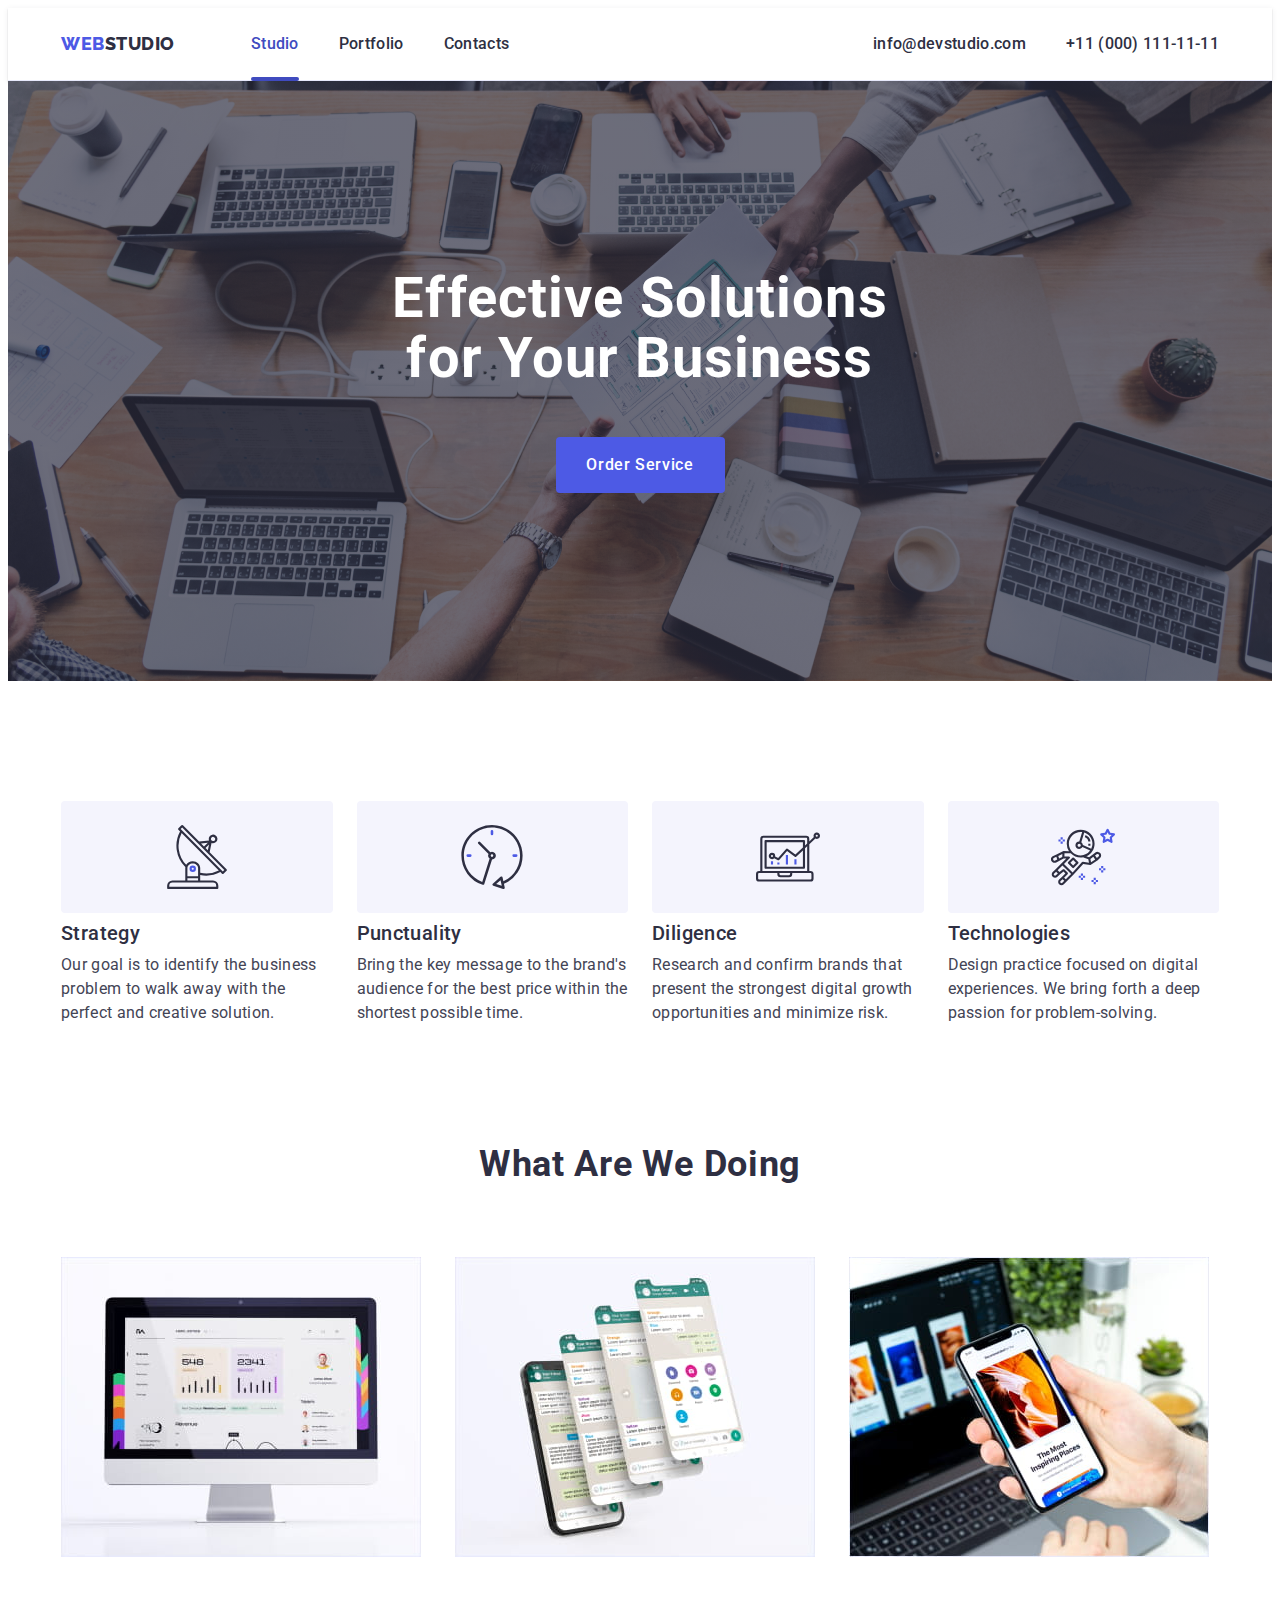
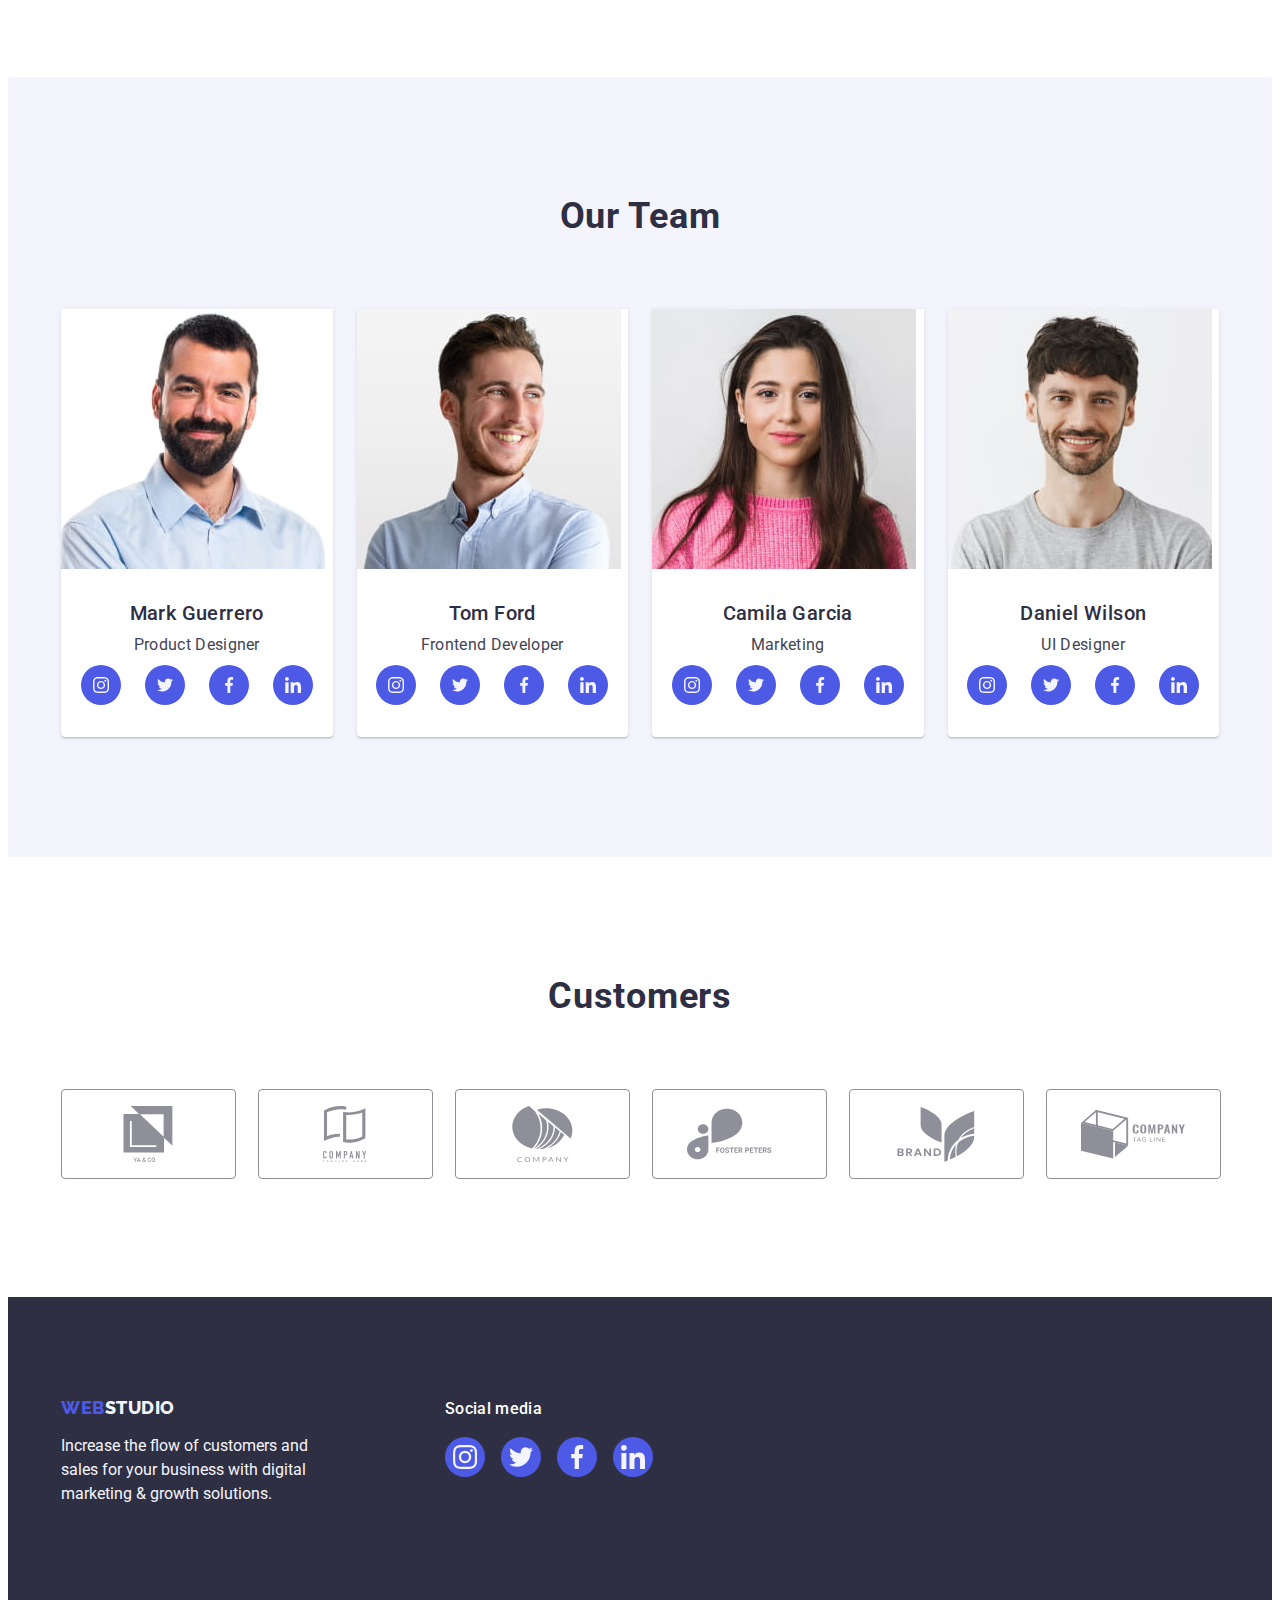
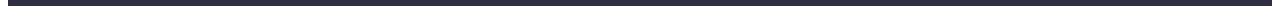
<file: index.html>
<!DOCTYPE html>
<html lang="en">
<head>
    <meta charset="UTF-8">
    <meta http-equiv="X-UA-Compatible" content="IE=edge">
    <meta name="viewport" content="width=device-width, initial-scale=1.0">
    <link rel="preconnect" href="https://fonts.googleapis.com">
    <link rel="preconnect" href="https://fonts.gstatic.com" crossorigin>
    <link rel="preconnect" href="https://fonts.googleapis.com">
    <link rel="preconnect" href="https://fonts.gstatic.com" crossorigin>
    <link href="https://fonts.googleapis.com/css2?family=Raleway:wght@800&family=Roboto:wght@400;500;700;900&display=swap" rel="stylesheet">
    <title>goit-homework</title>
    <link rel="stylesheet" href="https://cdnjs.cloudflare.com/ajax/libs/modern-normalize/2.0.0/modern-normalize.min.css"
        integrity="sha512-4xo8blKMVCiXpTaLzQSLSw3KFOVPWhm/TRtuPVc4WG6kUgjH6J03IBuG7JZPkcWMxJ5huwaBpOpnwYElP/m6wg=="
        crossorigin="anonymous" referrerpolicy="no-referrer" />
    <link rel="stylesheet" href="./css/style.css">
</head>
<!-- HEADER -->
<body>
    <header class="header-main-container">
        <div class="container container-flex">
            <nav class="header-nav">
                <a href="./index.html" class="logo link">Web<span class="logo-text">Studio</span></a>
                <ul class="list menu-list">
                    <li class="menu-item"><a href="./index.html" class="link menu line">Studio</a></li>
                    <li class="menu-item"><a href="./portfolio.html" class="link menu">Portfolio</a></li>
                    <li class="menu-item"><a href="" class="link menu">Contacts</a></li>
                </ul>
            </nav>
            <address class="nav-addres">
                <ul class="information-list list">
                    <li class="information-item"><a href="mailto:info@devstudio.com" class="link menu">info@devstudio.com</a>
                    </li>
                    <li class="information-item"><a href="tel:+110001111111" class="link menu">+11 (000) 111-11-11</a></li>
                </ul>
            </address>
        </div>
    </header>
<!-- HEADER_END -->
<!-- ABOUT_US_WHAT_ARE_WE_DOING -->
<main>
    <section class="main-hero">
        <div class="container">
            <h1 class="main-title">Effective Solutions for Your Business</h1>
            <button class="button-hero-main" type="button" data-modal-open>Order Service</button>
        </div>
    </section>
    <section class="about-us-description">
        <div class="container container-flex">
            <h2 class="visually-hidden title-about-us ">title-secondary-section</h2>
            <ul class="list about-us-list">
                <li class="about-us-text">
                    <div class="list-about-cards">
                        <svg width="64" height="64">
                            <use href="./images/icons.svg#icon-antenna"></use>
                        </svg>
                    </div>
                    <h3 class="title-description">Strategy</h3>
                    <p class="text-description">Our goal is to identify the business
                    problem to walk away with the perfect and creative solution.</p>
                </li>
                <li class="about-us-text">
                    <div class="list-about-cards">
                        <svg width="64" height="64">
                            <use href="./images/icons.svg#icon-clock"></use>
                        </svg>
                    </div>
                    <h3 class="title-description">Punctuality</h3>
                    <p class="text-description">Bring the key message to the brand's audience for the best price within the shortest possible time.</p>
                </li>
                <li class="about-us-text">
                    <div class="list-about-cards">
                        <svg width="64" height="64">
                            <use href="./images/icons.svg#icon-diagram"></use>
                        </svg>
                    </div>
                    <h3 class="title-description">Diligence</h3>
                    <p class="text-description">Research and confirm brands that present the strongest digital growth opportunities and minimize risk.</p>
                </li>
                <li class="about-us-text">
                    <div class="list-about-cards">
                        <svg width="64" height="64">
                            <use href="./images/icons.svg#icon-astronaut-1"></use>
                        </svg>
                    </div>
                    <h3 class="title-description">Technologies</h3>
                    <p class="text-description">Design practice focused on digital experiences. We bring forth a deep passion for problem-solving.</p>
                </li>
            </ul>
        </div>
    </section>
    <section class="about-us-text-img">
        <div class="container">
            <h2 class="about-us-title">What are we doing</h2>
            <ul class="list container container-flex list-img">
                <li class="img-work">
                    <img src="./images/index-img/desktop-version.jpg" 
                    alt="desktop-version" 
                    width="360">
                </li>
                <li class="img-work">
                    <img src="./images/index-img/application-view.jpg" 
                    alt="application-view" 
                    width="360">
                </li>
                <li class="img-work">
                    <img src="./images/index-img/mobile-version.jpg" 
                    alt="mobile-version" 
                    width="360">
                </li>
            </ul>
        </div>
    </section>
<!-- ABOUT_US_WHAT_ARE_WE_DOING_END -->
<!-- OUR_TEAM -->
    <section class="our-team">
        <div class="container">
            <h2 class="our-team-title">Our Team</h2>
            <ul class="list list-worker">
                <li class="worker">
                    <img src="./images/index-img/img-people1.jpg" 
                        width="264" 
                        height="260" 
                        alt="product desinger Mark Guerrero">
                    <div class="name-worker">
                        <h3 class="title-description div-name-worker">Mark Guerrero</h3>
                        <p class="text-description div-name-worker">Product Designer</p>
                        <ul class="soc-icon list">
                            <li class="soc-icon-list">
                                <a href="instagram" class="soc-icon-img">
                                    <svg width="16" height="16" class="svg-icons">
                                        <use href="./images/icons.svg#icon-instagram"></use>
                                    </svg>
                                </a>
                            </li>
                            <li class="soc-icon-list">
                                <a href="instagram" class="soc-icon-img">
                                    <svg width="16" height="16" class="svg-icons">
                                        <use href="./images/icons.svg#icon-twitter"></use>
                                    </svg>
                                </a>
                            </li>
                            <li class="soc-icon-list">
                                <a href="instagram" class="soc-icon-img">
                                    <svg width="16" height="16" class="svg-icons">
                                        <use href="./images/icons.svg#icon-facebook"></use>
                                    </svg>
                                </a>
                            </li>
                            <li class="soc-icon-list">
                                <a href="instagram" class="soc-icon-img">
                                    <svg width="16" height="16" class="svg-icons">
                                        <use href="./images/icons.svg#icon-linkedin"></use>
                                    </svg>
                                </a>
                            </li>
                        </ul>
                    </div>
                </li>
                <li class="worker">
                    <img src="./images/index-img/img-people2.jpg" 
                        width="264" 
                        height="260" 
                        alt="Frontend developer Tom Ford">
                    <div class="name-worker">
                        <h3 class="title-description div-name-worker">Tom Ford</h3>
                        <p class="text-description div-name-worker">Frontend Developer</p>
                        <ul class="soc-icon list">
                            <li class="soc-icon-list">
                                <a href="instagram" class="soc-icon-img">
                                    <svg width="16px" height="16px" class="svg-icons">
                                        <use href="./images/icons.svg#icon-instagram"></use>
                                    </svg>
                                </a>
                            </li>
                            <li class="soc-icon-list">
                                <a href="instagram" class="soc-icon-img">
                                    <svg width="16px" height="16px" class="svg-icons">
                                        <use href="./images/icons.svg#icon-twitter"></use>
                                    </svg>
                                </a>
                            </li>
                            <li class="soc-icon-list">
                                <a href="instagram" class="soc-icon-img">
                                    <svg width="16px" height="16px" class="svg-icons">
                                        <use href="./images/icons.svg#icon-facebook"></use>
                                    </svg>
                                </a>
                            </li>
                            <li class="soc-icon-list">
                                <a href="instagram" class="soc-icon-img">
                                    <svg width="16px" height="16px" class="svg-icons">
                                        <use href="./images/icons.svg#icon-linkedin"></use>
                                    </svg>
                                </a>
                            </li>
                        </ul>
                    </div>
                </li>
                <li class="worker">
                    <img src="./images/index-img/img-people3.jpg" 
                        width="264" 
                        height="260" 
                        alt="Marketing Camila Garcia">
                    <div class="name-worker">
                        <h3 class="title-description div-name-worker">Camila Garcia</h3>
                        <p class="text-description div-name-worker">Marketing</p>
                        <ul class="soc-icon list">
                            <li class="soc-icon-list">
                                <a href="instagram" class="soc-icon-img">
                                    <svg width="16px" height="16px" class="svg-icons">
                                        <use href="./images/icons.svg#icon-instagram"></use>
                                    </svg>
                                </a>
                            </li>
                            <li class="soc-icon-list">
                                <a href="instagram" class="soc-icon-img">
                                    <svg width="16px" height="16px" class="svg-icons">
                                        <use href="./images/icons.svg#icon-twitter"></use>
                                    </svg>
                                </a>
                            </li>
                            <li class="soc-icon-list">
                                <a href="instagram" class="soc-icon-img">
                                    <svg width="16px" height="16px" class="svg-icons">
                                        <use href="./images/icons.svg#icon-facebook"></use>
                                    </svg>
                                </a>
                            </li>
                            <li class="soc-icon-list">
                                <a href="instagram" class="soc-icon-img">
                                    <svg width="16px" height="16px" class="svg-icons">
                                        <use href="./images/icons.svg#icon-linkedin"></use>
                                    </svg>
                                </a>
                            </li>
                        </ul>
                    </div>
                </li>
                <li class="worker">
                    <img src="./images/index-img/img-people4.jpg" 
                        width="264" 
                        height="260" 
                        alt="UI desinger Daniel Wilson">
                    <div class="name-worker">
                        <h3 class="title-description div-name-worker">Daniel Wilson</h3>
                        <p class="text-description div-name-worker">UI Designer</p>
                        <ul class="soc-icon list">
                            <li class="soc-icon-list">
                                <a href="instagram" class="soc-icon-img">
                                    <svg width="16" height="16" class="svg-icons">
                                        <use href="./images/icons.svg#icon-instagram"></use>
                                    </svg>
                                </a>
                            </li>
                            <li class="soc-icon-list">
                                <a href="instagram" class="soc-icon-img">
                                    <svg width="16" height="16" class="svg-icons">
                                        <use href="./images/icons.svg#icon-twitter"></use>
                                    </svg>
                                </a>
                            </li>
                            <li class="soc-icon-list">
                                <a href="instagram" class="soc-icon-img">
                                    <svg width="16" height="16" class="svg-icons">
                                        <use href="./images/icons.svg#icon-facebook"></use>
                                    </svg>
                                </a>
                            </li>
                            <li class="soc-icon-list">
                                <a href="instagram" class="soc-icon-img">
                                    <svg width="16" height="16" class="svg-icons">
                                        <use href="./images/icons.svg#icon-linkedin"></use>
                                    </svg>
                                </a>
                            </li>
                        </ul>
                    </div>
                </li>
            </ul>
        </div>
    </section>
    <section class="client-section">
        <div class="container">
            <h2 class="about-us-title">Customers</h2>
            <ul class="list client-list">
                <li class="client-items">
                    <a href="" class="client-items-logo" >
                        <svg width="104" height="56" class="icon-customers">
                            <use href="./images/icons.svg#icon-company6"></use>
                        </svg>
                    </a>
                </li>
                <li class="client-items">
                    <a href="" class="client-items-logo">
                        <svg width="104" height="56" class="icon-customers">
                            <use href="./images/icons.svg#icon-company1"></use>
                        </svg>
                    </a>
                </li>
                <li class="client-items">
                    <a href="" class="client-items-logo">
                        <svg width="104" height="56" class="icon-customers">
                            <use href="./images/icons.svg#icon-company5"></use>
                        </svg>
                    </a>
                </li>
                <li class="client-items">
                    <a href="" class="client-items-logo">
                        <svg width="104" height="56" class="icon-customers">
                            <use href="./images/icons.svg#icon-company2"></use>
                        </svg>
                    </a>
                </li>
                <li class="client-items">
                    <a href="" class="client-items-logo">
                        <svg width="104" height="56" class="icon-customers">
                            <use href="./images/icons.svg#icon-company4"></use>
                        </svg>
                    </a>
                </li>
                <li class="client-items">
                    <a href="" class="client-items-logo">
                        <svg width="104" height="56" class="icon-customers">
                            <use href="./images/icons.svg#icon-company3"></use>
                        </svg>
                    </a>
                </li>
            </ul>
        </div>
    </section>
</main>
<!-- OUR_TEAM_END -->
<!-- FOOTER -->
<footer class="footer">
    <div class="container container-flex footer-wraper">
            <div class="footer-log-inf">
                <a href="./index.html" class="logo link logo-footer">Web<span class="footer-logo-text">Studio</span></a>
                <p class="footer-info">Increase the flow of customers and sales for your business with digital marketing &
                growth solutions.</p>
            </div>
            <div>
            <p class="footer-soc-med">Social media</p>
            <ul class="soc-footer-list list">
                <li class="soc-item-list">
                    <a href="" class="soc-footer-img">
                        <svg width="24" height="24" class="footer-icon-svg">
                            <use href="./images/icons.svg#icon-instagram"></use>
                        </svg>
                    </a>
                </li>
                <li class="soc-item-list">
                    <a href="" class="soc-footer-img">
                        <svg width="24" height="24" class="footer-icon-svg">
                            <use href="./images/icons.svg#icon-twitter"></use>
                        </svg>
                    </a>
                </li>
                <li class="soc-item-list">
                    <a href="" class="soc-footer-img">
                        <svg width="24" height="24" class="footer-icon-svg">
                            <use href="./images/icons.svg#icon-facebook"></use>
                        </svg>
                    </a>
                </li>
                <li class="soc-item-list">
                    <a href="" class="soc-footer-img">
                        <svg width="24" height="24" class="footer-icon-svg">
                            <use href="./images/icons.svg#icon-linkedin"></use>
                        </svg>
                    </a>
                </li>
            </ul>
            </div>
    </div>
</footer>
<div class="modal-window-wrap is-hidden" data-modal>
    <div class="modal-window">
        <button type="button" class="btn-modal-close" data-modal-close >
            <svg width="8" height="8" class="svg-modal-close-icon">
                <use href="./images/symbol-defs-close.svg#icon-close-black"></use>
            </svg>
        </button>
    </div>
</div>
<!-- FOOTER_END -->
    <script src="./js/modal.js"></script>
</body>
</html>
</file>
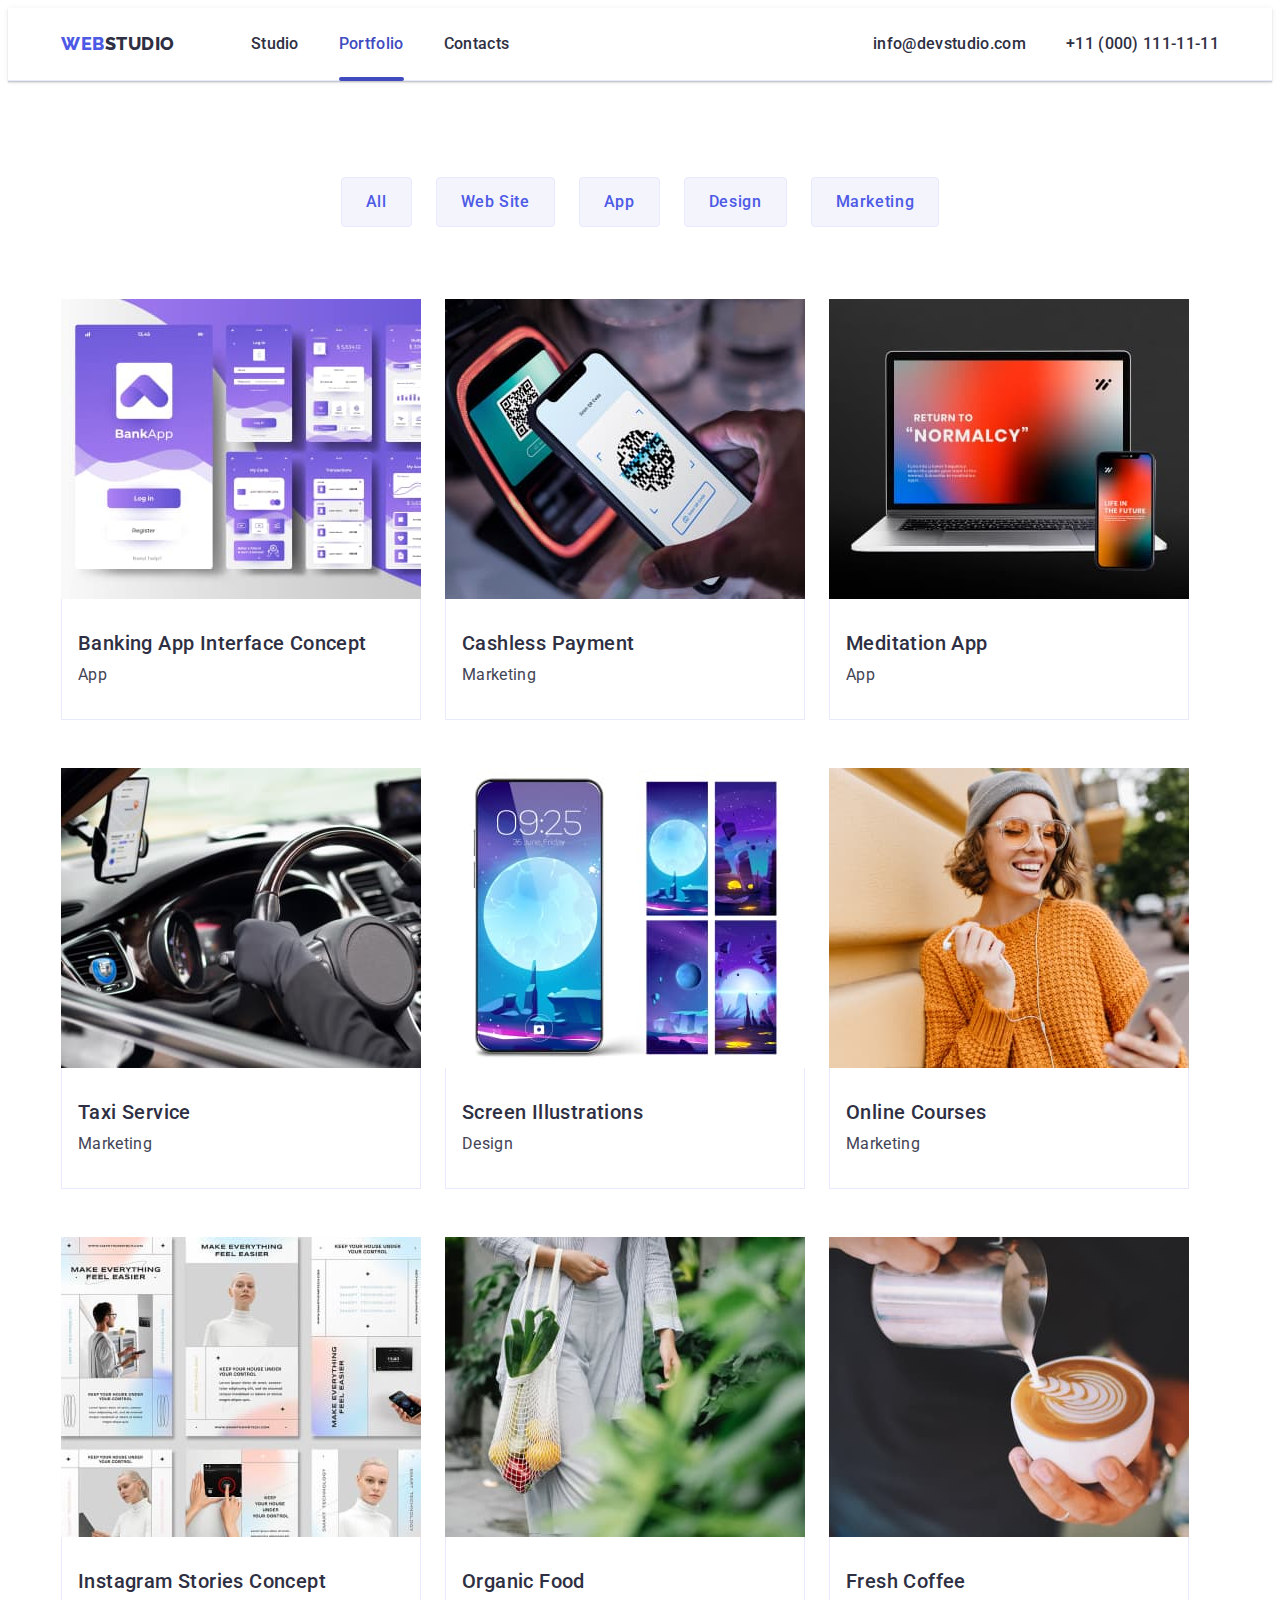
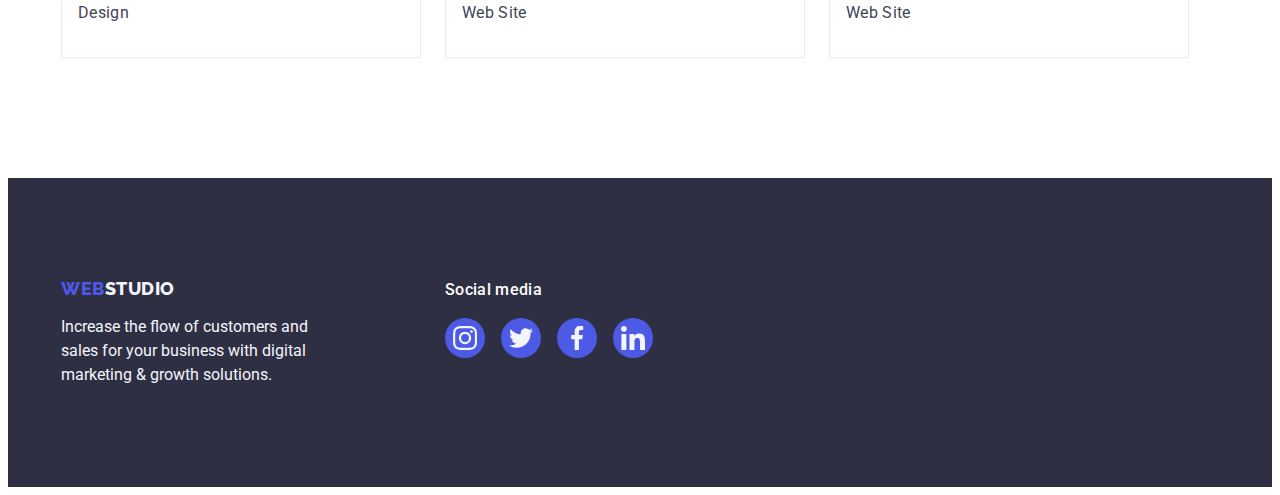
<file: portfolio.html>
<!DOCTYPE html>
<html lang="en">
<head>
    <meta charset="UTF-8">
    <meta http-equiv="X-UA-Compatible" content="IE=edge">
    <meta name="viewport" content="width=device-width, initial-scale=1.0">
    <link rel="preconnect" href="https://fonts.googleapis.com">
    <link rel="preconnect" href="https://fonts.gstatic.com" crossorigin>
    <link rel="preconnect" href="https://fonts.googleapis.com">
    <link rel="preconnect" href="https://fonts.gstatic.com" crossorigin>
    <link href="https://fonts.googleapis.com/css2?family=Raleway:wght@800&family=Roboto:wght@400;500;700;900&display=swap" rel="stylesheet">
    <title>portfolio-goit-homework</title>
    <link rel="stylesheet" href="https://cdnjs.cloudflare.com/ajax/libs/modern-normalize/2.0.0/modern-normalize.min.css"
        integrity="sha512-4xo8blKMVCiXpTaLzQSLSw3KFOVPWhm/TRtuPVc4WG6kUgjH6J03IBuG7JZPkcWMxJ5huwaBpOpnwYElP/m6wg=="
        crossorigin="anonymous" referrerpolicy="no-referrer" />
    <link rel="stylesheet" href="./css/style.css">
</head>
<!-- HEADER -->
<body>
    <header class="header-main-container">
        <div class="container container-flex">
            <nav class="header-nav">
                <a href="./index.html" class="logo link">Web<span class="logo-text">Studio</span></a>
                <ul class="list menu-list">
                    <li class="menu-item"><a href="./index.html" class="link menu">Studio</a></li>
                    <li class="menu-item"><a href="./portfolio.html" class="link menu line">Portfolio</a></li>
                    <li class="menu-item"><a href="" class="link menu">Contacts</a></li>
                </ul>
            </nav>
            <address class="nav-addres">
                <ul class="information-list list">
                    <li class="information-item"><a href="mailto:info@devstudio.com" class="link menu">info@devstudio.com</a>
                    </li>
                    <li class="information-item"><a href="tel:+110001111111" class="link menu">+11 (000) 111-11-11</a>
                    </li>
                </ul>
            </address>
        </div>
    </header>
    <!-- HEADER_END -->
    <main>
    <!-- EXAMPLES_WORK -->
        <section class="filtr-nav">
            <div class="container">
                <h1 hidden>work examples</h1>
                <ul class="list list-btn">
                    <li>
                        <button type="button" class="btn-filtr">All</button>
                    </li>
                    <li>
                        <button type="button" class="btn-filtr">Web Site</button>
                    </li>
                    <li>
                        <button type="button" class="btn-filtr">App</button>
                    </li>
                    <li> 
                        <button type="button" class="btn-filtr">Design</button>
                    </li>
                    <li>
                        <button type="button" class="btn-filtr">Marketing</button>
                    </li>
                </ul>
                <ul class="list examples-card-list">
                    <li class="card-item">
                        <a href="#" class="link card-item-link">
                            <div class="card-wrap-port">
                                <img src="./images/portfolio-img/banking-app.jpg"
                                    alt="banking-app" 
                                    width="360">
                                    <p class="p-style-portfolio">14 Stylish and User-Friendly App Design Concepts · Task Manager App · Calorie Tracker App · Exotic Fruit Ecommerce App ·
                                    Cloud Storage App</p>
                            </div>
                            <div class="card-examples">
                                <h2 class="title-description">Banking App Interface Concept</h2>
                                <p class="text-description text-portfolio-card">App</p>
                            </div>
                        </a>
                    </li>
                    <li class="card-item">
                        <a href="#" class="link card-item-link">
                            <div class="card-wrap-port">
                                <img src="./images/portfolio-img/application-pay.jpg" 
                                    alt="cashless-payment" 
                                    width="360">
                                <p class="p-style-portfolio">14 Stylish and User-Friendly App Design Concepts · Task Manager App · Calorie Tracker App ·
                                Exotic Fruit Ecommerce App ·
                                Cloud Storage App</p>
                            </div>
                            <div class="card-examples">
                                <h2 class="title-description">Cashless Payment</h2>
                                <p class="text-description text-portfolio-card">Marketing</p>
                            </div>
                        </a>
                    </li>
                    <li class="card-item">
                        <a href="#" class="link card-item-link">
                            <div class="card-wrap-port">
                                <img src="./images/portfolio-img/desktop-mobile.jpg" 
                                    alt="desktop-app" 
                                    width="360">
                                <p class="p-style-portfolio">14 Stylish and User-Friendly App Design Concepts · Task Manager App · Calorie Tracker App ·
                                Exotic Fruit Ecommerce App ·
                                Cloud Storage App</p>
                            </div>
                            <div class="card-examples">
                                <h2 class="title-description">Meditation App</h2>
                                <p class="text-description text-portfolio-card">App</p>
                            </div>
                        </a>
                    </li>
                    <li class="card-item">
                        <a href="#" class="link card-item-link">
                            <div class="card-wrap-port">
                                    <img src="./images/portfolio-img/taxi-service.jpg" 
                                    alt="taxi-service" 
                                    width="360">
                                    <p class="p-style-portfolio">14 Stylish and User-Friendly App Design Concepts · Task Manager App · Calorie Tracker App ·
                                    Exotic Fruit Ecommerce App ·
                                    Cloud Storage App</p>
                            </div>
                            <div class="card-examples">
                                <h2 class="title-description">Taxi Service</h2>
                                <p class="text-description text-portfolio-card">Marketing</p>
                            </div>
                        </a>
                    </li>
                    <li class="card-item">
                        <a href="#" class="link card-item-link">
                            <div class="card-wrap-port">
                                <img src="./images/portfolio-img/screen-illustration.jpg" 
                                alt="screen-illustration" 
                                width="360">
                                <p class="p-style-portfolio">14 Stylish and User-Friendly App Design Concepts · Task Manager App · Calorie Tracker App ·
                                Exotic Fruit Ecommerce App ·
                                Cloud Storage App</p>
                            </div>
                            <div class="card-examples">
                                <h2 class="title-description">Screen Illustrations</h2>
                                <p class="text-description text-portfolio-card">Design</p>
                            </div>
                        </a>
                    </li>
                    <li class="card-item">
                        <a href="#" class="link card-item-link">
                            <div class="card-wrap-port">
                                <img src="./images/portfolio-img/woman.jpg" 
                                alt="woman" 
                                width="360">
                                <p class="p-style-portfolio">14 Stylish and User-Friendly App Design Concepts · Task Manager App · Calorie Tracker App ·
                                Exotic Fruit Ecommerce App ·
                                Cloud Storage App</p>
                            </div>
                            <div class="card-examples">
                                <h2 class="title-description">Online Courses</h2>
                                <p class="text-description text-portfolio-card">Marketing</p>
                            </div>
                        </a>
                    </li>
                    <li class="card-item">
                        <a href="#" class="link card-item-link">
                            <div class="card-wrap-port">
                                <img src="./images/portfolio-img/instagram-stories-concept.jpg" 
                                alt="Cashless Payment" 
                                width="360">
                                <p class="p-style-portfolio">14 Stylish and User-Friendly App Design Concepts · Task Manager App · Calorie Tracker App ·
                                Exotic Fruit Ecommerce App ·
                                Cloud Storage App</p>
                            </div>
                            <div class="card-examples">
                                <h2 class="title-description">Instagram Stories Concept</h2>
                                <p class="text-description text-portfolio-card">Design</p>
                            </div>
                        </a>
                    </li>
                    <li class="card-item">
                        <a href="#" class="link card-item-link">
                            <div class="card-wrap-port">
                                <img src="./images/portfolio-img/organic-food.jpg" 
                                        alt="organic-food" 
                                        width="360">
                                <p class="p-style-portfolio">14 Stylish and User-Friendly App Design Concepts · Task Manager App · Calorie Tracker App ·
                                Exotic Fruit Ecommerce App ·
                                Cloud Storage App</p>
                            </div>
                        <div class="card-examples">
                            <h2 class="title-description">Organic Food</h2>
                            <p class="text-description text-portfolio-card">Web Site</p>
                        </div>
                        </a>
                    </li>
                    <li class="card-item">
                        <a href="#" class="link card-item-link">
                            <div class="card-wrap-port">
                                <img src="./images/portfolio-img/coffe.jpg" 
                                    alt="coffe" 
                                    width="360">
                                <p class="p-style-portfolio">14 Stylish and User-Friendly App Design Concepts · Task Manager App · Calorie Tracker App ·
                                Exotic Fruit Ecommerce App ·
                                Cloud Storage App</p>
                            </div>
                            <div class="card-examples">
                                <h2 class="title-description">Fresh Coffee</h2>
                                <p class="text-description text-portfolio-card">Web Site</p>
                            </div>
                        </a>
                    </li>
                </ul>
            </div>
        </section>
    </main>
    <!-- EXAMPLES_WORK_END -->
    <!-- FOOTER -->
    <footer class="footer">
        <div class="container container-flex footer-wraper">
            <div class="footer-log-inf">
                <a href="./index.html" class="logo link logo-footer">Web<span class="footer-logo-text">Studio</span></a>
                <p class="footer-info">Increase the flow of customers and sales for your business with digital marketing &
                    growth solutions.</p>
            </div>
            <div>
                <p class="footer-soc-med">Social media</p>
                <ul class="soc-footer-list list">
                    <li class="soc-item-list">
                        <a href="" class="soc-footer-img">
                            <svg width="24" height="24" class="footer-icon-svg">
                                <use href="./images/icons.svg#icon-instagram"></use>
                            </svg>
                        </a>
                    </li>
                    <li class="soc-item-list">
                        <a href="" class="soc-footer-img">
                            <svg width="24" height="24" class="footer-icon-svg">
                                <use href="./images/icons.svg#icon-twitter"></use>
                            </svg>
                        </a>
                    </li>
                    <li class="soc-item-list">
                        <a href="" class="soc-footer-img">
                            <svg width="24" height="24" class="footer-icon-svg">
                                <use href="./images/icons.svg#icon-facebook"></use>
                            </svg>
                        </a>
                    </li>
                    <li class="soc-item-list">
                        <a href="" class="soc-footer-img">
                            <svg width="24" height="24" class="footer-icon-svg">
                                <use href="./images/icons.svg#icon-linkedin"></use>
                            </svg>
                        </a>
                    </li>
                </ul>
            </div>
        </div>
    </footer>
    <!-- FOOTER_END -->
    <script src="./js/modal.js"></script>
</body>
</html>
</file>
<file: css/style.css>
:root{
    --color-main-logo: #4d5ae5;
    --color-menu-text: #2e2f42;
    --color-menu-accent-hover: #404bbf;
    --main-small-text: #434455;
    --color-hero-bg: #2e2f42;
    --bg-btn-color: #f4f4fd;
    --border-btn-color: #e7e9fc;
    --color-icons-customers: #8e8f99;
    --color-social-media: #ffffff;
}


body{
    font-family: "Roboto", sans-serif;
    color: #434455;
    background-color: #ffffff;
}

img{
    display: block;
}

h1, h2, h3, h4, h5, h6, p{
    padding: 0;
    margin: 0;
}
/* HEADER */
/* NAV_MENU */

.header-main-container{
    border-bottom: 1px solid #e7e9fc;
    box-shadow: 0px 2px 1px rgba(46, 47, 66, 0.08),
        0px 1px 1px rgba(46, 47, 66, 0.16),
        0px 1px 6px rgba(46, 47, 66, 0.08);
}

.container{
    width: 1158px;
    margin: 0 auto;
    padding: 0 15px;
}

.container-flex{
    display: flex;
}

.header-nav{
    display: flex;
    align-items: center;
}

.logo{
    font-family: 'Raleway', sans-serif;
    font-weight: 800;
    font-size: 18px;
    line-height: 1.17;
    letter-spacing: 0.03em;
    text-transform: uppercase;
    color: var(--color-main-logo);
    margin-right: 76px;

}

.link{
    text-decoration: none;
}

.logo-text{
    color:#2e2f42 ;
}

.list{
    list-style: none;
    padding: 0;
    margin: 0;
}

.menu-list{
    display: flex;
}

.menu-item{
    margin-right: 40px;
    height: 24px;
    display: block;
}

.menu-item:last-child{
    margin-right: 0px;
}

.list .menu {
    font-style: normal;
    font-weight: 500;
    font-size: 16px;
    line-height: 24px;
    letter-spacing: 0.02em;
    color: var(--color-menu-text);
    padding: 27px 0;
    
}

.menu{
    transition: color 250ms cubic-bezier(0.4, 0, 0.2, 1);
}

.line {
    position: relative;
    transition: color 250ms cubic-bezier(0.4, 0, 0.2, 1);
    color: #404bbf;
}

.line::after {
    content: "";
    width: 100%;
    position: absolute;
    left: 0;
    bottom: -1px;
    height: 4px;
    background-color: #404bbf;
    border-radius: 2px;
}

.menu:hover,
.menu:focus,
.link.menu.line{
    color: var(--color-menu-accent-hover)
}

.information-list{
    display: flex;
}

.information-item{
    margin-right: 40px;
}

.information-item:last-child {
    margin-right: 0px;
}

.nav-addres{
    font-family: 'Roboto';
        font-style: normal;
        font-weight: 500;   
        font-size: 16px;
        line-height: 24px;
        letter-spacing: 0.02em;
        color: var(--main-small-text);
        padding-top: 24px;
        padding-bottom: 24px;
}

.nav-addres{
    margin-left: auto;
}
/* NAV_MENU_END */
/* HEADER_END */
/* HERO_START */

.main-hero{
    background-color: var(--color-hero-bg);
    background-image: linear-gradient(rgba(46, 47, 66, 0.7), rgba(46, 47, 66, 0.7)), url(../images/index-img/people-office.jpg);
    padding-top: 188px;
    padding-bottom: 188px;
    max-width: 1440px;
    background-repeat: no-repeat;
    background-position: center;
    background-size: cover;

}

.main-title{
    font-family: 'Roboto';
    font-style: normal;
    font-weight: 700;
    font-size: 56px;
    line-height: 1.07;
    text-align: center;
    letter-spacing: 0.02em;
    color: #ffffff;
    max-width: 496px;
    margin: auto;
}

.button-hero-main{
    background-color: #4d5ae5;
    font-family: 'Roboto', sans-serif;
    font-style: normal;
    font-weight: 500;
    font-size: 16px;
    line-height: 1.5;
    letter-spacing: 0.04em;
    color: #ffffff;
    cursor: pointer;
    display: block;
    min-width: 169px;
    height: 56px;
    border: none;
    background-color:var(--color-main-logo);
    border-radius: 4px;
    cursor: pointer;
    margin: auto;
    margin-top: 48px;
    transition: background-color 250ms cubic-bezier(0.4, 0, 0.2, 1);;
}

.button-hero-main:hover, 
.button-hero-main:focus{
    background-color: var(--color-menu-accent-hover)
}
/* HERO_END */
/* Section2_START */

.visually-hidden {
    position: absolute;
    width: 1px;
    height: 1px;
    margin: -1px;
    border: 0;
    padding: 0;
    white-space: nowrap;
    clip-path: inset(100%);
    clip: rect(0 0 0 0);
    overflow: hidden;
}

.title-description{
    font-family: 'Roboto';
    font-style: normal;
    font-weight: 500;
    font-size: 20px;
    line-height: 1.2;
    letter-spacing: 0.02em;
    color: var(--color-menu-text);
}

.text-description{
    font-family: 'Roboto';
    font-style: normal;
    font-weight: 400;
    font-size: 16px;
    line-height: 1.5;
    letter-spacing: 0.02em;
    color: var(--main-small-text);
}

.list-about-cards{
    display: flex;
    align-items: center;
    justify-content: center;
    height: 112px;
    background-color: #f4f4fd;
    border-radius: 4px;
    margin-bottom: 8px;
}

.about-us-description{
    padding-top: 120px;
    padding-bottom: 120px;
}

.about-us-list{
    display: flex;
    gap: 24px;
    padding: 0;
}

.about-us-text{
    width: calc((100% - 72px) / 4);
}

.title-description{
    margin-bottom: 8px;
}

/* Section2_END */
/* Section3_START */

.about-us-text-img{
    padding-bottom: 120px;
}

.about-us-title{
    font-size: 36px;
    line-height: 1.11;
    text-align: center;
    letter-spacing: 0.02em;
    text-transform: capitalize;
    color: var(--color-menu-text);
    margin-bottom: 72px;
}

.list-img{
    gap: 24px;
    padding: 0;
}

.img-work{
    width: calc((100% - 48px) / 3);
}
/* Section3_END */
/* Section4_START */
.our-team{
    background-color: #f4f4fd;
    padding-top: 120px;
    padding-bottom: 120px;
}

.our-team-title{
    font-size: 36px;
    line-height: 1.11;
    text-align: center;
    letter-spacing: 0.02em;
    text-transform: capitalize;
    color: var(--color-menu-text);
    margin-bottom: 72px;
}

.list-worker{
    display: flex;
    gap: 24px;
    padding: 0;
}

.worker{
    background-color: #ffffff;
    width: calc((100% - 72px) / 4);
    border-radius: 0px 0px 4px 4px;
    box-shadow: 0px 1px 6px rgba(46, 47, 66, 0.08),
                0px 1px 1px rgba(46, 47, 66, 0.16),
                0px 2px 1px rgba(46, 47, 66, 0.08);
    
}

.soc-icon{
    display: flex;
    justify-content: center;
    gap: 24px;
    margin-top: 8px;
}

.soc-icon-list{
    width: 40px;
    height: 40px;
}

.soc-icon-img{
    width: 100%;
    height: 100%;
    background-color: var(--color-main-logo);
    border-radius: 50%;
    display: flex;
    align-items: center;
    justify-content: center;
    transition: background-color 250ms cubic-bezier(0.4, 0, 0.2, 1);
}

.soc-icon-img:hover,
.soc-icon-img:focus{
    background-color: #404bbf;
}

.svg-icons{
    fill: #f4f4fd;
}

.name-worker{
    padding: 32px 16px;
}

.div-name-worker{
    text-align: center;
}

    /* h3-title-description-frm-section2 */
    /* p-text-descroption-from-section2 */
/* Section4_END */
.client-section{
    padding-top: 120px;
    padding-bottom: 120px;
}

.customers-h2{
    font-size: 36px;
    line-height: 1.11;
    color: var(--color-menu-text);
    margin-bottom: 72px;
}

.client-list{
    display: flex;
    gap: 24px;
}

.client-items{
    width: calc((100% - 120px) / 6);
    height: 88px;
    gap: 24px;
}

.client-items-logo{
    width: 100%;
    height: 100%;
    border: 1px solid #8e8f99;
    border-radius: 4px;
    display: flex;
    align-items: center;
    justify-content: center;
    color: var(--color-icons-customers);
    transition: border-color 250ms cubic-bezier(0.4, 0, 0.2, 1),
        color 250ms cubic-bezier(0.4, 0, 0.2, 1);;
}

.client-items-logo:hover,
.client-items-logo:focus{
    border-color: #404bbf;
    color: #404bbf;
}

.icon-customers{
    fill: currentColor;
}

/* FOOTER_START */
.footer{
    background-color: var(--color-hero-bg);
    color: var(--bg-btn-color);
    padding-top: 100px;
    padding-bottom: 100px;
}

.logo-footer{
    display: inline-block;
    margin-bottom: 16px;
    padding: 0;
}

.footer-info{
    max-width: 264px;
    line-height: 1.5;
}

.footer-logo-text {
    color: #f4f4fd;
}

.footer-wraper{
    align-items: baseline;
}

.footer-log-inf{
    margin-right: 120px;
}

.footer-soc-med{
    font-weight: 500;
    font-size: 16px;
    line-height: 1.5;
    letter-spacing: 0.02em;
    color: var(--color-social-media);
    margin-bottom: 16px;
}

.soc-footer-list{
    display: flex;
    gap: 16px;
}

.soc-item-list{
    width: 40px;
    height: 40px;
}

.soc-footer-img{
    width: 100%;
    height: 100%;
    background-color: var(--color-main-logo);
    border-radius: 50%;
    display: flex;
    align-items: center;
    justify-content: center;
    transition: background-color 250ms cubic-bezier(0.4, 0, 0.2, 1);;
}

.soc-footer-img:hover,
.soc-footer-img:focus{
    background-color: #31d0aa;
    background-color: #31d0aa;
}

.footer-icon-svg{
    fill: #f4f4fd
}



/* PORTFOIO_PAGE_START >>>>>>>>>>>>>>>>>>>>>>>>>>>>>>>>>>>>>>>>>>>>>>>>>>>>>>*/
/* FTER_NAVIGATION_START */
.btn-filtr{
    font-family: "Roboto", sans-serif;
    font-style: normal;
    font-weight: 500;
    font-size: 16px;
    line-height: 1.5;
    letter-spacing: 0.04em;
    color: var(--color-main-logo);
    background-color: var(--bg-btn-color);
    padding: 12px 24px;
    border: 1px solid var(--border-btn-color);
    border-radius: 4px;
    transition: color 250ms cubic-bezier(0.4, 0, 0.2, 1),
                background-color 250ms cubic-bezier(0.4, 0, 0.2, 1),
                border-color 250ms cubic-bezier(0.4, 0, 0.2, 1),
                box-shadow 250ms cubic-bezier(0.4, 0, 0.2, 1);
}

.btn-filtr:hover, 
.btn-filtr:focus{
    color: #ffffff;
    background-color: var(--color-menu-accent-hover);
    cursor: pointer;
    border: 1px solid transparent;
    box-shadow: 0px 3px 1px rgba(0, 0, 0, 0.1),
                0px 2px 1px rgba(0, 0, 0, 0.08),
                0px 2px 2px rgba(0, 0, 0, 0.12);

}

.filtr-nav{
    padding: 96px 0 120px;
}

.list-btn{
    display: flex;
    justify-content: center;
    gap: 24px;
    margin-bottom: 72px;
}

.examples-card-list{
    display: flex;
    flex-wrap: wrap;
    column-gap: 24px;
    row-gap: 48px;
    padding: 0;
}

.card-item{
    width: calc((1128px - 48px) / 3);
}

.card-item-link{
    display: block;
    transition: box-shadow 250ms cubic-bezier(0.4, 0, 0.2, 1);
}

.card-item-link:hover,
.card-item-link:focus{
    box-shadow: 0px 1px 6px rgba(46, 47, 66, 0.08),
                0px 1px 1px rgba(46, 47, 66, 0.16),
                0px 2px 1px rgba(46, 47, 66, 0.08);
    
}

.card-examples{
    padding: 32px 16px;
    border: 1px solid var(--border-btn-color);
    border-top: none;
}
/* FILTER_NAVIGATION_END */
/* MAIN_CARDS */
 /* h2-title-description-frm-section2 index.html*/
 /* p-text-descroption-from-section2 index.html*/
/* modal-window */
.modal-window-wrap{
    position: fixed;
    top: 0;
    left: 0;
    width: 100%;
    height: 100%;
    background-color: rgba(46, 47, 66, 0.4);
    transition: opacity 250ms cubic-bezier(0.4, 0, 0.2, 1), visibility 250ms cubic-bezier(0.4, 0, 0.2, 1);
}

.is-hidden{
    opacity: 0;
    visibility: hidden;
    pointer-events: none;
}

.modal-window{
    position: absolute;
    top: 50%;
    left: 50%;
    transform: translate(-50%, -50%) scale(1);
    width: 408px;
    min-height: 584px;
    background: #fcfcfc;
    box-shadow: 0px 1px 1px rgba(0, 0, 0, 0.14),
                0px 1px 3px rgba(0, 0, 0, 0.12),
                0px 2px 1px rgba(0, 0, 0, 0.2);
    border-radius: 4px;
    transition: transform 250ms cubic-bezier(0.4, 0, 0.2, 1);
}

.btn-modal-close{
    position: absolute;
    top: 24px;
    right: 24px;
    width: 24px;
    height: 24px;
    border-radius: 50%;
    display: flex;
    align-items: center;
    justify-content: center;
    background-color: #e7e9fc;
    border: 1px solid rgba(0, 0, 0, 0.1);
    padding: 0;
    cursor: pointer;
    transition: background-color 250ms cubic-bezier(0.4, 0, 0.2, 1), 
                border 250ms cubic-bezier(0.4, 0, 0.2, 1);

}

.btn-modal-close:hover,
.btn-modal-close:focus{
    background-color: #404bbf;
    border: none;
}

.svg-modal-close-icon{
    transition: fill 250ms cubic-bezier(0.4, 0, 0.2, 1);
}

.btn-modal-close:hover,
.btn-modal-close:focus{
    fill: #ffffff;
}

.card-wrap-port{
    position: relative;
    overflow: hidden;
}

.card-item-link:hover p,
.card-item-link:focus p{
    transform: translateY(0%);
}

.p-style-portfolio{
    position: absolute;
    top: 0;
    font-size: 16px;
    line-height: 1.5;
    letter-spacing: 0.02em;
    color: var(--bg-btn-color);
    padding: 40px 32px;
    background-color: #4d5ae5;
    height: 100%;
    width: 100%;
    transform: translateY(100%);
    transition: transform 250ms cubic-bezier(0.4, 0, 0.2, 1);
}
</file>
